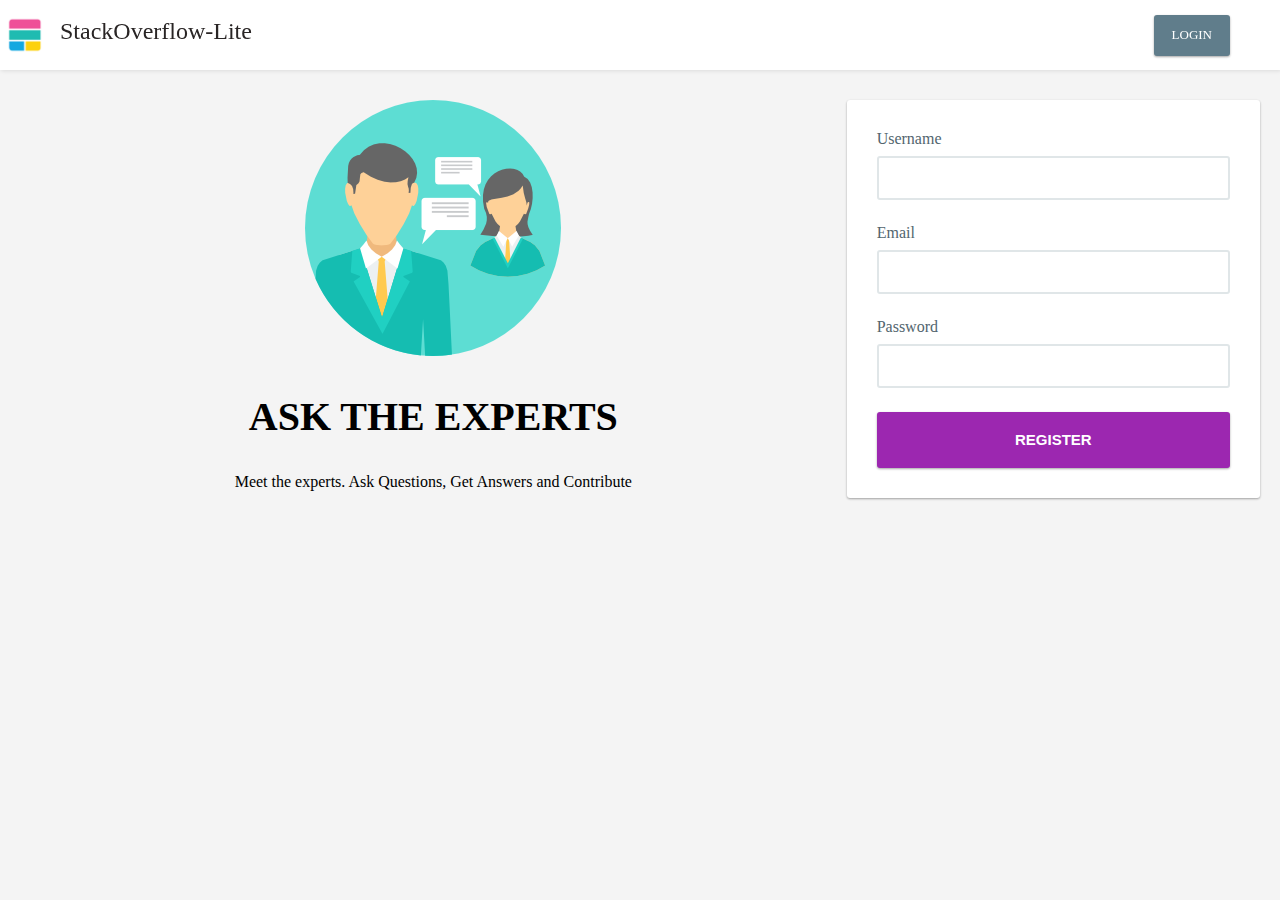
<file: UI/index.html>
<!DOCTYPE html>
<html lang="en">
    <head>
        <meta charset="UTF-8">
        <meta name="viewport" content="width=device-width, initial-scale=1.0">
        <meta http-equiv="X-UA-Compatible" content="ie=edge">
        <title>Stackoverflow Lite</title>
        <link rel="stylesheet" type="text/css" href="../UI/fonts/font-awesome-4.7.0/css/font-awesome.css">
        <link rel="stylesheet" type="text/css" href="css/styles.css">
    </head>
    <body>
        <!-- header -->
        <header class="header">
            <img src="images/logo.png" class="header__logo"/>
            <a href="javascript:;" class="header__brand_name">StackOverflow-Lite</a>
            <div class="header__auth_buttons">
                <a href="pages/login.html" class="btn bg-slate header__button">Login</a>
            </div>
        </header>

        <!-- content -->
        <div class="content">
            <div class="content__left col-8 bg-slates">
                <div class="content__description text-center">
                        <img src="images/chat.png" class="content__image"/>
                    <h2 class="content__title text-center">ASK THE EXPERTS</h2>
                    <p class="text-center"> Meet the experts. Ask Questions, Get Answers and Contribute</p>
                </div>
            </div>
            <div class="content__right col-4">
                <div class="content__right_card card">
                    <form action="pages/profile.html" class="content__register_form">
                        <div class="input-group content__input-group--padding-right">
                            <label for="register_username" class="text-slate">Username</label>
                            <input class="input" 
                                type="text"    
                                id="register_username" 
                                name="register_username" />
                        </div>

                        <div class="input-group content__input-group--padding-right">
                            <label for="register_email" class="text-slate">Email</label>
                            <input class="input" 
                                type="text"
                                id="register_email" 
                                name="register_email" />
                        </div>

                        <div class="input-group content__input-group--padding-right">
                            <label for="register_password" class="text-slate">Password</label>
                            <input class="input"
                                type="password" 
                                id="register_password" 
                                name="register_password" />
                        </div>

                        <div class="content__register-submit">
                            <button type="submit" class="content__submit_button btn bg-violet">
                                Register
                            </button>
                        </div>
                    </form>
                </div>
            </div>
        </div>

    </body>
</html>
</file>
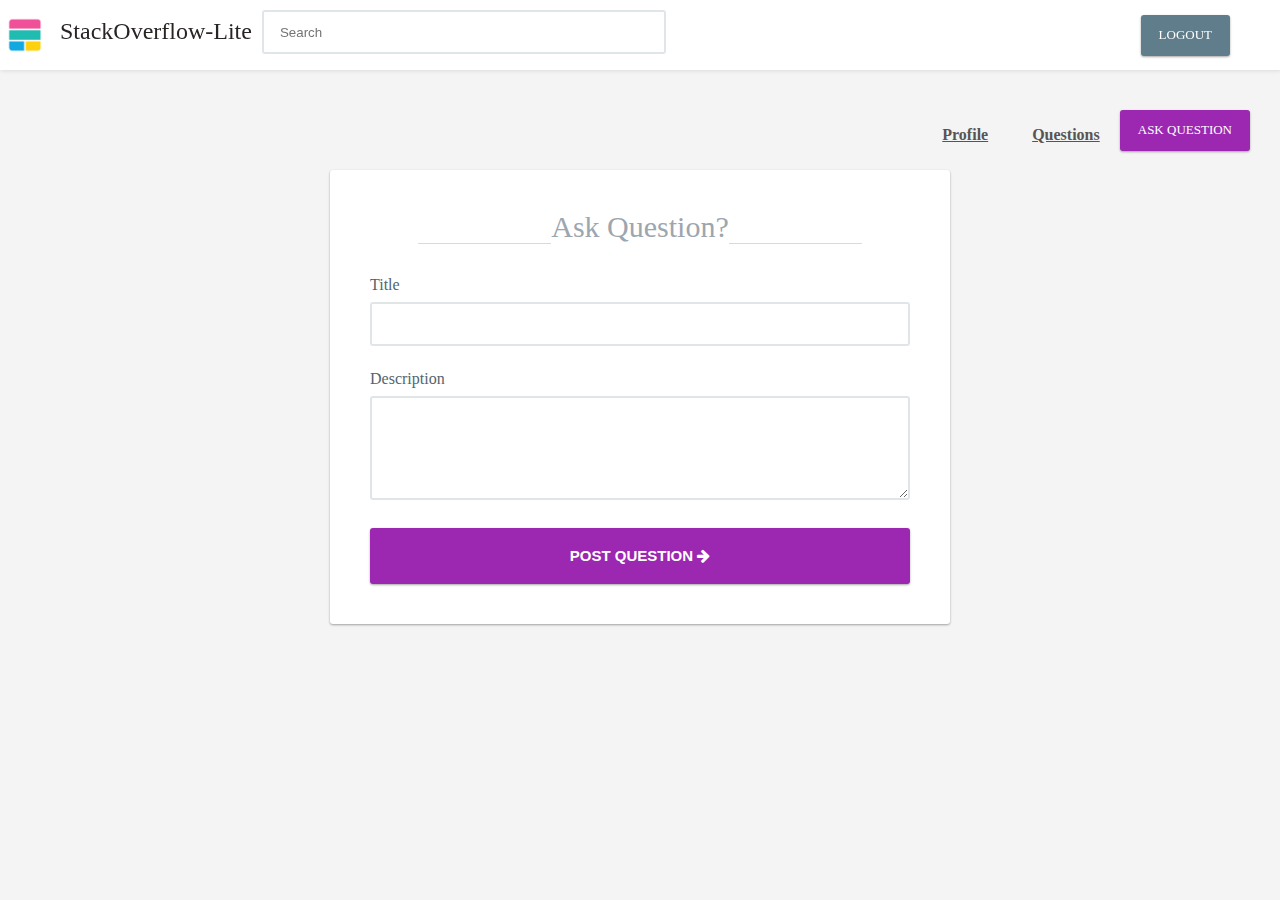
<file: UI/pages/ask_question.html>
<!DOCTYPE html>
<html lang="en">
    <head>
        <meta charset="UTF-8">
        <meta name="viewport" content="width=device-width, initial-scale=1.0">
        <meta http-equiv="X-UA-Compatible" content="ie=edge">
        <title>Stackoverflow Lite</title>
        <link rel="stylesheet" type="text/css" href="../fonts/font-awesome-4.7.0/css/font-awesome.min.css">
        <link rel="stylesheet" type="text/css" href="../css/styles.css">
    </head>
    <body>
        <!-- header -->
        <header class="header">
            <img src="../images/logo.png" class="header__logo"/>
            <a href="javascript:;" class="header__brand_name">StackOverflow-Lite</a>
            <input class="input header__search-input" 
                                type="text"    
                                id="header__search" 
                                name="header__search"
                                placeholder="Search" />
            <div class="header__auth_buttons">
                <a href="pages/login.html" class="btn bg-slate header__button">Logout</a>
            </div>
        </header>

        <!-- content -->
        <div class="content">
            <div class="content__top_bar">
                <div class="content__top_bar--right">
                <ul class="content__nav">
                    <li class="content__list"><a href="profile.html">Profile</a></li>
                    <li class="content__list"><a href="questions.html">Questions</a></li>
                </ul>
                <a href="ask_question.html" class="btn bg-violet content__question_button">Ask Question</a>
                </div>
            </div>
            <div class="content__login content__login--center col-6">
                <div class="content__login_card card">
                    <div class="content__login_title">Ask Question?</div>
                    <form class="content__form">

                        <div class="input-group content__input-group--padding-right">
                            <label for="login_email" class="text-slate">Title</label>
                            <input class="input content__login-input" 
                                type="text"
                                id="login_email" 
                                name="login_email" />
                        </div>

                        <div class="input-group content__input-group--padding-right">
                            <label for="login_password" class="text-slate">Description</label>
                            <textarea class="input content__login-input content__login-textarea"
                                type="text" 
                                id="login_password" 
                                name="login_password">
                            </textarea>
                        </div>

                        <div class="content__login-submit">
                            <button type="submit" class="content__submit_button btn bg-violet">
                                Post Question
                                <i class="fa fa-arrow-right"></i>
                            </button>
                        </div>
                    </form>
                </div>
            </div>
        </div>

    </body>
</html>
</file>
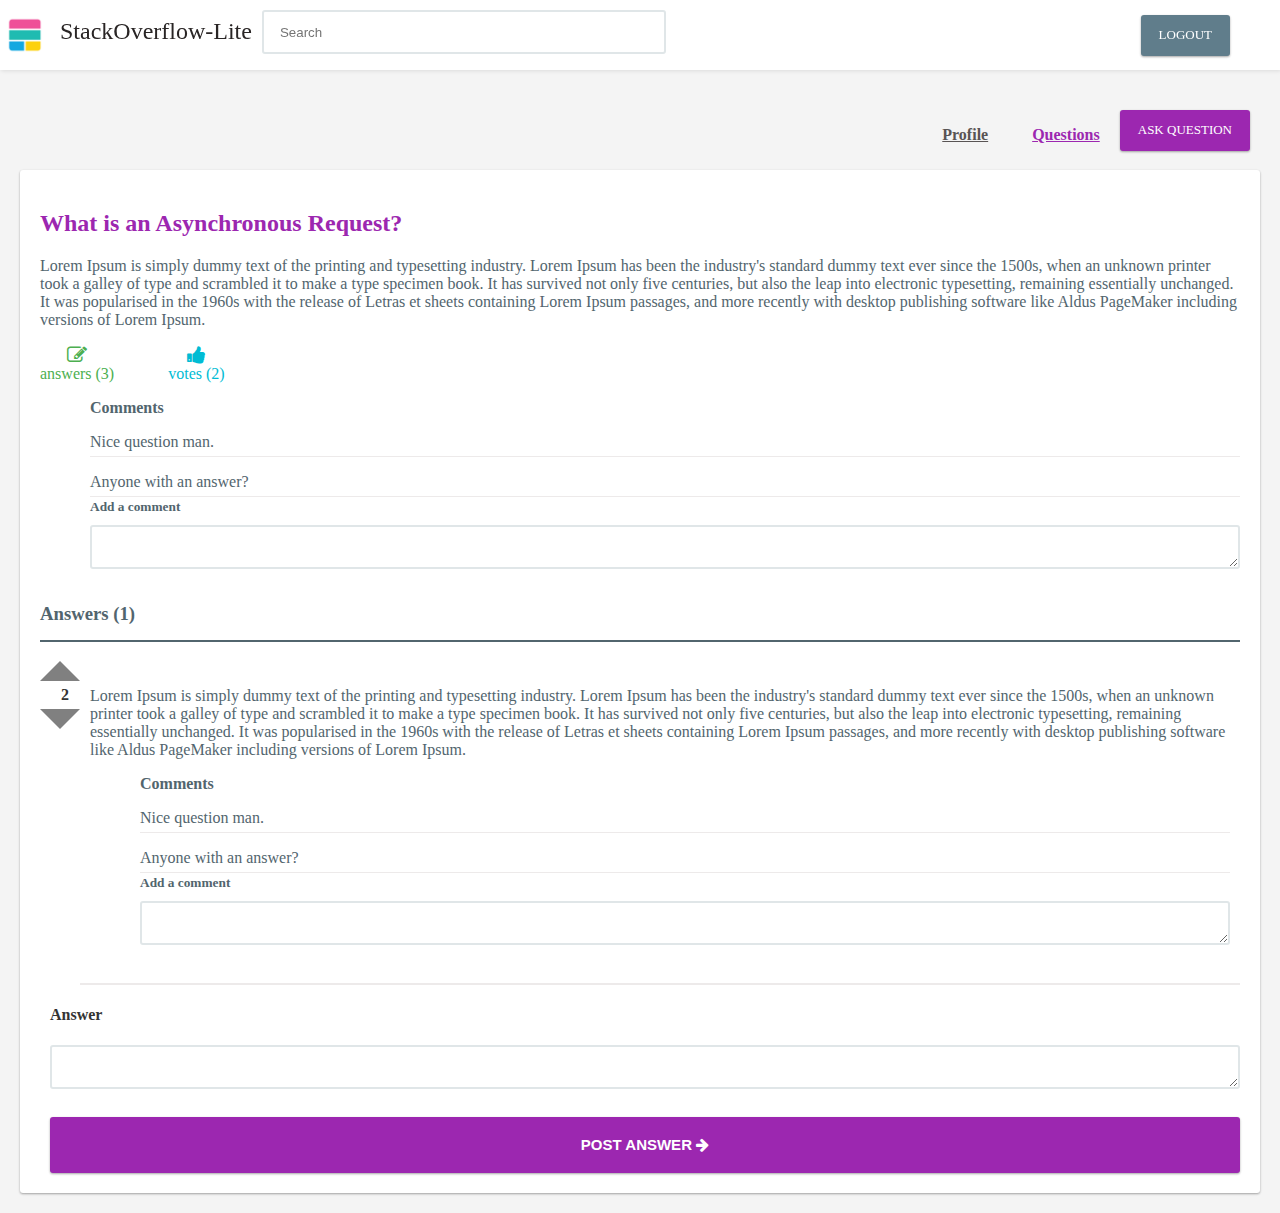
<file: UI/pages/detail.html>
<!DOCTYPE html>
<html lang="en">
    <head>
        <meta charset="UTF-8">
        <meta name="viewport" content="width=device-width, initial-scale=1.0">
        <meta http-equiv="X-UA-Compatible" content="ie=edge">
        <title>Stackoverflow Lite</title>
        <link rel="stylesheet" type="text/css" href="../fonts/font-awesome-4.7.0/css/font-awesome.min.css">
        <link rel="stylesheet" type="text/css" href="../css/styles.css">
    </head>
    <body>
        <!-- header -->
        <header class="header">
            <img src="../images/logo.png" class="header__logo"/>
            <a href="javascript:;" class="header__brand_name">StackOverflow-Lite</a>
            <input class="input header__search-input" 
                                type="text"    
                                id="header__search" 
                                name="header__search"
                                placeholder="Search" />
            <div class="header__auth_buttons">
                <a href="../pages/login.html" class="btn bg-slate header__button">Logout</a>
            </div>
        </header>

        <!-- content -->
        <div class="content">
            <div class="content__top_bar">
                <div class="content__top_bar--right">
                <ul class="content__nav">
                    <li class="content__list"><a href="profile.html">Profile</a></li>
                    <li class="content__list active"><a href="questions.html">Questions</a></li>
                </ul>
                <a href="ask_question.html" class="btn bg-violet content__question_button">Ask Question</a>
                </div>
            </div>
            <div class="content__questions card">
                <h2 class="text-violet">What is an Asynchronous Request?</h2>
                <p class="text-slate">
                    Lorem Ipsum is simply dummy text of the printing and typesetting industry. 
                    Lorem Ipsum has been the industry's standard dummy text ever since the 
                    1500s, when an unknown printer took a galley of type and scrambled it 
                    to make a type specimen book. It has survived not only five centuries,
                     but also the leap into electronic typesetting, remaining essentially 
                     unchanged. It was popularised in the 1960s with the release of Letras
                     et sheets containing Lorem Ipsum passages, and more recently with desktop
                      publishing software like Aldus PageMaker including versions of
                       Lorem Ipsum.</p>
                <div>
                    <div class="content__badge m-0">
                        <i class="fa fa-pencil-square-o  text-success"></i>
                        <span class="text-success">answers (3)</span>
                    </div>
                    <div class="content__badge">
                        <i class="fa fa-thumbs-up text-info"></i>
                        <span class="text-info">votes (2)</span>
                    </div>
                </div>
                <div class="comments ml-10 text-slate">
                    <ul class="comment__questions_ul">
                        <span class="text-bold">Comments</span>

                        <li>
                            <p class="comment__paragraph pb-5">Nice question man.</p>
                        </li>
                        <li>
                            <p class="comment__paragraph pb-5">Anyone with an answer?</p>
                        </li>

                        <span class="text-bold mt-15"><small>Add a comment</small></span>

                        <form class="comment__form mt-10">
                            <div class="input-group content__input-group--padding-right">
                                <textarea class="input comment__textarea">
                                </textarea>
                            </div>
                        </form>
                    </ul>
                    
                </div>
                <h3 class="text-slate mt-30 pb-15">Answers (1)</h3>
                <!-- answers -->
                <div class="answers">
                    <div class="left">
                        <div class="answer__item_vote pull-left">
                            <div class="arrow-up"></div>
                            <div class="text-center text-bold p-5"> 2 </div>
                            <div class="arrow-down"></div>
                        </div>
                    </div>
                    <div class="right">
                        <ul class="content__questions_ul">
                            <li>
                                <div class="content__questions_li_question">
                                    <p class="text-slate">
                                        Lorem Ipsum is simply dummy text of the printing and typesetting industry. 
                                        Lorem Ipsum has been the industry's standard dummy text ever since the 
                                        1500s, when an unknown printer took a galley of type and scrambled it 
                                        to make a type specimen book. It has survived not only five centuries,
                                            but also the leap into electronic typesetting, remaining essentially 
                                            unchanged. It was popularised in the 1960s with the release of Letras
                                            et sheets containing Lorem Ipsum passages, and more recently with desktop
                                            publishing software like Aldus PageMaker including versions of
                                            Lorem Ipsum.
                                    </p>
                                    <div class="comments ml-10 text-slate">
                                        <ul class="comment__questions_ul">
                                            <span class="text-bold">Comments</span>
                    
                                            <li>
                                                <p class="comment__paragraph pb-5">Nice question man.</p>
                                            </li>
                                            <li>
                                                <p class="comment__paragraph pb-5">Anyone with an answer?</p>
                                            </li>
                    
                                            <span class="text-bold mt-15"><small>Add a comment</small></span>
                    
                                            <form class="comment__form mt-10">
                                                <div class="input-group content__input-group--padding-right">
                                                    <textarea class="input comment__textarea">
                                                    </textarea>
                                                </div>
                                            </form>
                                        </ul>
                                        
                                    </div>

                                </div>
                            </li>
                        </ul>
                    </div>
                </div>
                <!-- answers -->

                <form class="answer__form ml-10">
                    <h4>Answer</h4>
                    <div class="input-group content__input-group--padding-right">
                        <textarea class="input comment__textarea">
                        </textarea>
                    </div>
                    <div class="content__login-submit">
                        <button type="submit" class="content__submit_button btn bg-violet">
                            Post Answer
                            <i class="fa fa-arrow-right"></i>
                        </button>
                    </div>
                </form>
            </div>
        </div>

    </body>
</html>
</file>
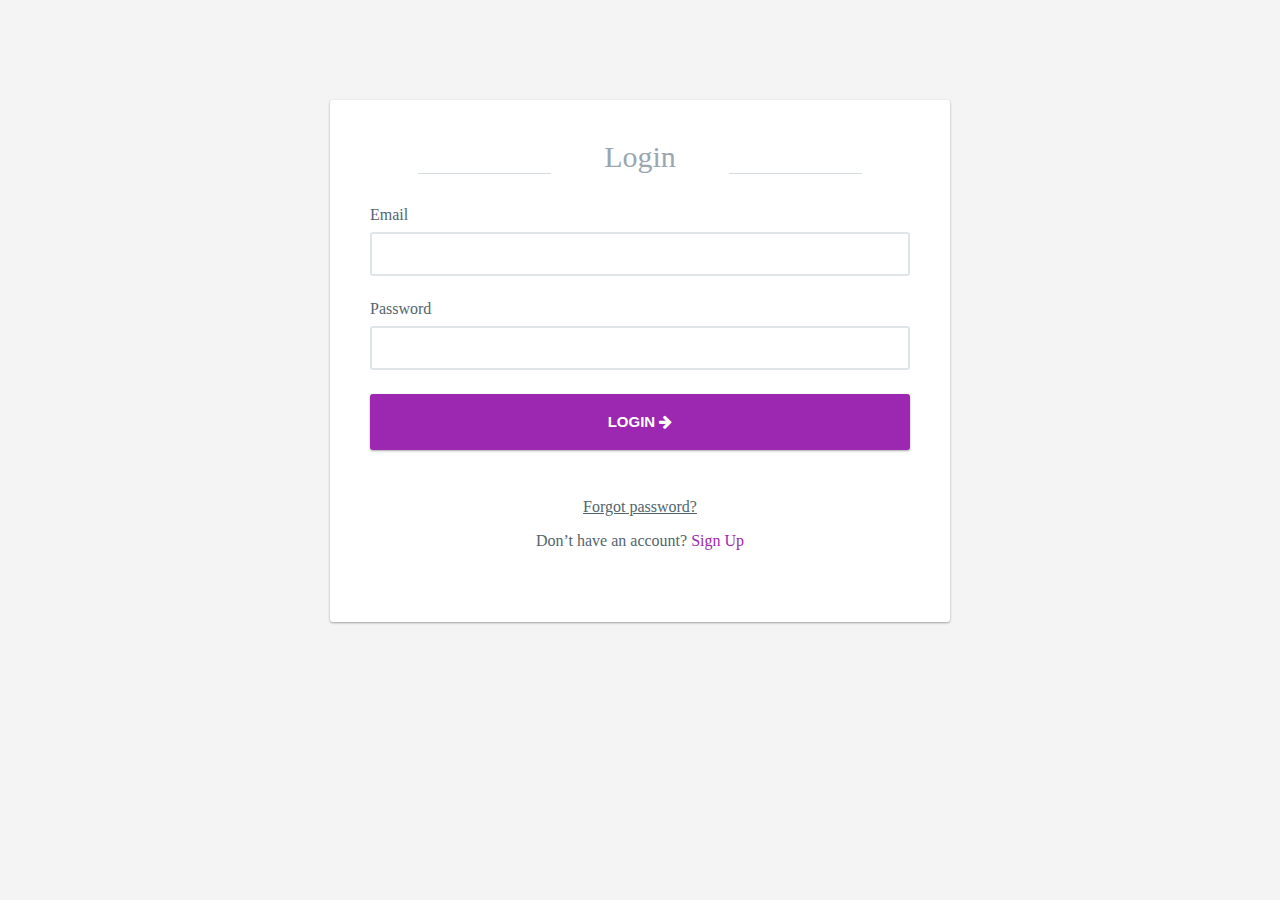
<file: UI/pages/login.html>
<!DOCTYPE html>
<html lang="en">
    <head>
        <meta charset="UTF-8">
        <meta name="viewport" content="width=device-width, initial-scale=1.0">
        <meta http-equiv="X-UA-Compatible" content="ie=edge">
        <title>Stackoverflow Lite</title>
        <link rel="stylesheet" type="text/css" href="../fonts/font-awesome-4.7.0/css/font-awesome.min.css">
        <link rel="stylesheet" type="text/css" href="../css/styles.css">
    </head>
    <body>
        <!-- content -->
        <div class="content">
            <div class="content__login content__login--center col-6">
                <div class="content__login_card card">
                    <div class="content__login_title">Login</div>
                    <form action="profile.html" class="content__form">

                        <div class="input-group content__input-group--padding-right">
                            <label for="login_email" class="text-slate">Email</label>
                            <input class="input" 
                                type="text"
                                id="login_email" 
                                name="login_email" />
                        </div>

                        <div class="input-group content__input-group--padding-right">
                            <label for="login_password" class="text-slate">Password</label>
                            <input class="input"
                                type="password" 
                                id="login_password" 
                                name="login_password" />
                        </div>

                        <div class="content__login-submit">
                            <button type="submit" class="content__submit_button btn bg-violet">
                                Login
                                <i class="fa fa-arrow-right"></i>
                            </button>
                        </div>
                    </form>
                    <p class="content__forgot-helper-link">
                        <a href="javascript:;">
                            Forgot password?
                        </a>
                    </p>
                    <p class="content__signup-helper-link">Don’t have an account? 
                        <a href="../index.html" class="text-violet">Sign Up</a></p>
                </div>
            </div>
        </div>

    </body>
</html>
</file>
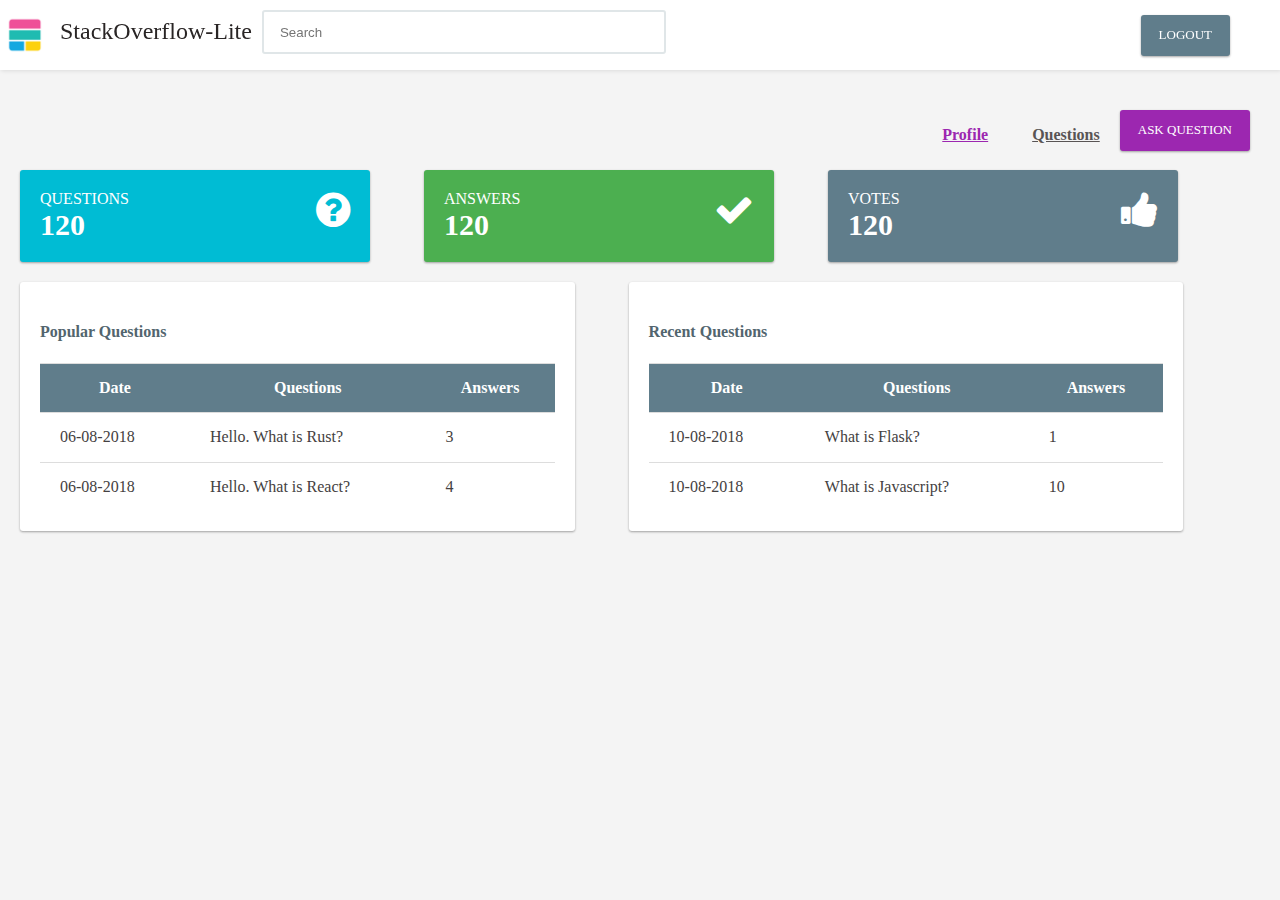
<file: UI/pages/profile.html>
<!DOCTYPE html>
<html lang="en">
    <head>
        <meta charset="UTF-8">
        <meta name="viewport" content="width=device-width, initial-scale=1.0">
        <meta http-equiv="X-UA-Compatible" content="ie=edge">
        <title>Stackoverflow Lite</title>
        <link rel="stylesheet" type="text/css" href="../fonts/font-awesome-4.7.0/css/font-awesome.min.css">
        <link rel="stylesheet" type="text/css" href="../css/styles.css">
    </head>
    <body>
        <!-- header -->
        <header class="header">
            <img src="../images/logo.png" class="header__logo"/>
            <a href="javascript:;" class="header__brand_name">StackOverflow-Lite</a>
            <input class="input header__search-input" 
                                type="text"    
                                id="header__search" 
                                name="header__search"
                                placeholder="Search" />
            <div class="header__auth_buttons">
                <a href="../pages/login.html" class="btn bg-slate header__button">Logout</a>
            </div>
        </header>

        <!-- content -->
        <div class="content">
            <div class="content__top_bar">
                <div class="content__top_bar--right">
                <ul class="content__nav">
                    <li class="content__list active"><a href="profile.html">Profile</a></li>
                    <li class="content__list"><a href="questions.html">Questions</a></li>
                </ul>
                <a href="ask_question.html" class="btn bg-violet content__question_button">Ask Question</a>
                </div>
            </div>
            <div class="card statistic__card bg-info text-white">
                <div>
                    <span>QUESTIONS</span>
                    <span class="statistic__card_value">120</span>
                </div>
                <i class="fa fa-question-circle"></i>
            </div>
            <div class="card statistic__card bg-success text-white">
                <div>
                    <span>ANSWERS</span>
                    <span class="statistic__card_value">120</span>
                </div>
                <i class="fa fa-check"></i>
            </div>
            <div class="card statistic__card bg-slate text-white">
                <div>
                    <span>VOTES</span>
                    <span class="statistic__card_value">120</span>
                </div>
                <i class="fa fa-thumbs-up "></i>
            </div>
            <div class="content__tables">
                <div class="card table__card bg-white text-slate">
                    <h4>Popular Questions</h4>
                    <table>
                        <thead class="bg-slate">
                            <tr>
                                <th>Date</th>
                                <th>Questions</th>
                                <th>Answers</th>
                            </tr>
                        </thead>
                        <tbody>
                            <tr>
                                <td>06-08-2018</td>
                                <td>Hello. What is Rust?</td>
                                <td>3</td>
                            </tr>
                            <tr>
                                <td>06-08-2018</td>
                                <td>Hello. What is React?</td>
                                <td>4</td>
                            </tr>
                        </tbody>
                    </table>
                </div>
                <div class="card table__card bg-white text-slate">
                    <h4>Recent Questions</h4>
                    <table>
                        <thead class="bg-slate">
                            <tr>
                                <th>Date</th>
                                <th>Questions</th>
                                <th>Answers</th>
                            </tr>
                        </thead>
                        <tbody>
                            <tr>
                                <td>10-08-2018</td>
                                <td>What is Flask?</td>
                                <td>1</td>
                            </tr>
                            <tr>
                                <td>10-08-2018</td>
                                <td>What is Javascript?</td>
                                <td>10</td>
                            </tr>
                        </tbody>
                    </table>
                </div>
            </div>
        </div>
    </body>
</html>
</file>
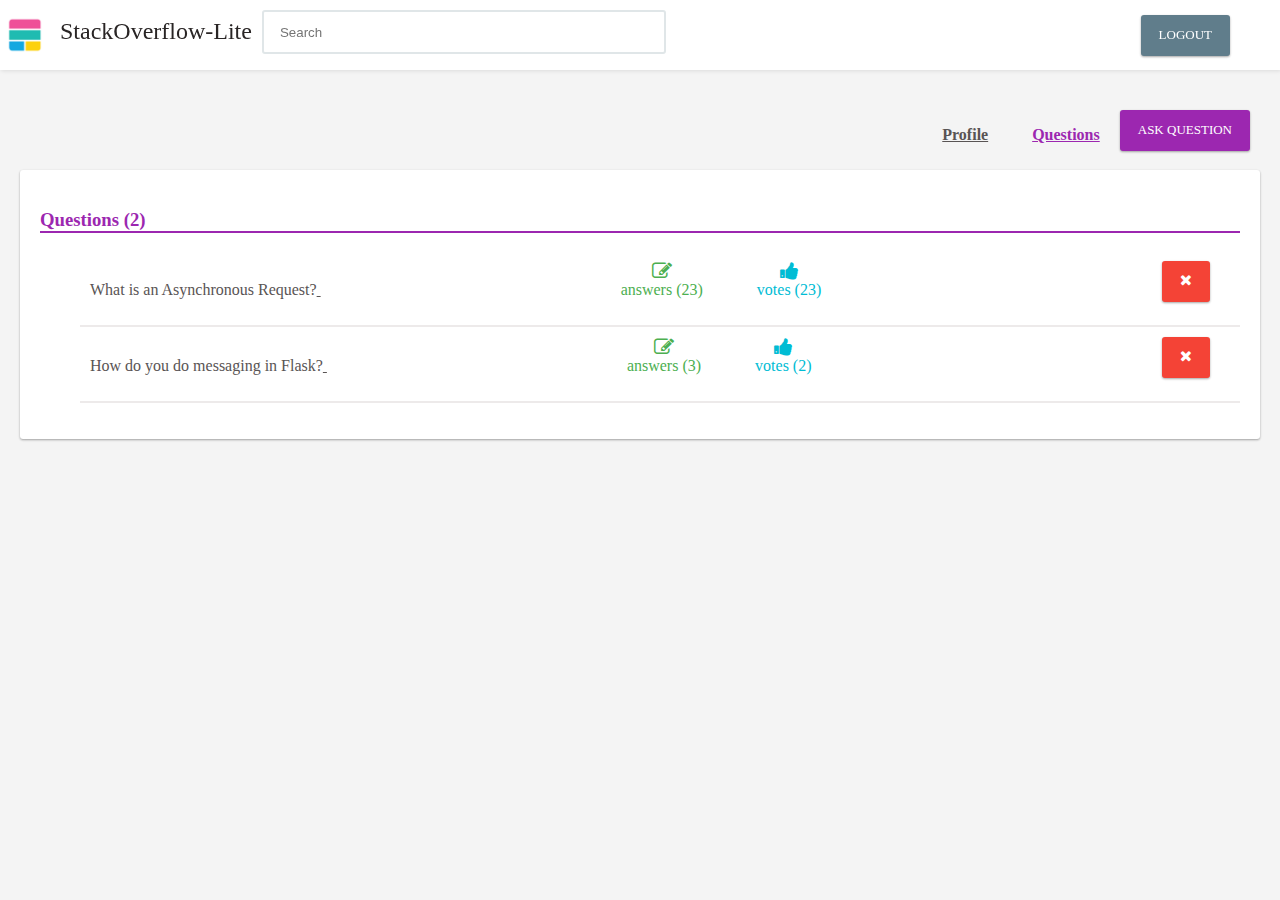
<file: UI/pages/questions.html>
<!DOCTYPE html>
<html lang="en">
    <head>
        <meta charset="UTF-8">
        <meta name="viewport" content="width=device-width, initial-scale=1.0">
        <meta http-equiv="X-UA-Compatible" content="ie=edge">
        <title>Stackoverflow Lite</title>
        <link rel="stylesheet" type="text/css" href="../fonts/font-awesome-4.7.0/css/font-awesome.min.css">
        <link rel="stylesheet" type="text/css" href="../css/styles.css">
    </head>
    <body>
        <!-- header -->
        <header class="header">
            <img src="../images/logo.png" class="header__logo"/>
            <a href="javascript:;" class="header__brand_name">StackOverflow-Lite</a>
            <input class="input header__search-input" 
                                type="text"    
                                id="header__search" 
                                name="header__search"
                                placeholder="Search" />
            <div class="header__auth_buttons">
                <a href="../pages/login.html" class="btn bg-slate header__button">Logout</a>
            </div>
        </header>

        <!-- content -->
        <div class="content">
            <div class="content__top_bar">
                <div class="content__top_bar--right">
                <ul class="content__nav">
                    <li class="content__list"><a href="profile.html">Profile</a></li>
                    <li class="content__list active"><a href="questions.html">Questions</a></li>
                </ul>
                <a href="ask_question.html" class="btn bg-violet content__question_button">Ask Question</a>
                </div>
            </div>
            <div class="content__questions card">
                <h3 class="text-violet">Questions (2)</h3>
                <ul class="content__questions_ul">
                    <li>
                        <div class="content__questions_li_question">
                            <a class="pt-20 pr-20 pb-20" href="detail.html">
                                <p>What is an Asynchronous Request?</p>
                            </a>
                            <div class="content__badges">
                                <div class="content__badge">
                                    <i class="fa fa-pencil-square-o  text-success"></i>
                                    <span class="text-success">answers (23)</span>
                                </div>
                                <div class="content__badge">
                                    <i class="fa fa-thumbs-up text-info"></i>
                                    <span class="text-info">votes (23)</span>
                                </div>
                            </div>
                            <button class="btn bg-danger"><i class="fa fa-times"></i></button>
                        </div>
                    </li>
                    <li>
                        <div class="content__questions_li_question">
                            <a class="pt-20 pr-20 pb-20" href="detail.html">
                                <p>How do you do messaging in Flask?</p>
                            </a>
                            <div class="content__badges">
                                <div class="content__badge">
                                    <i class="fa fa-pencil-square-o  text-success"></i>
                                    <span class="text-success">answers (3)</span>
                                </div>
                                <div class="content__badge">
                                    <i class="fa fa-thumbs-up text-info"></i>
                                    <span class="text-info">votes (2)</span>
                                </div>
                            </div>
                            <button class="btn bg-danger"><i class="fa fa-times"></i></button>
                        </div>
                    </li>
                </ul>
            </div>
        </div>

    </body>
</html>
</file>
<file: UI/css/styles.css>
@import 'colors.css';
@import 'grid.css';
@import 'components.css';
@import 'helpers.css';


body {
  margin: 0;
  font-family: 'Averta', serif;
  background-color: #f4f4f4;
}
  
a {
  color: #595454;
  outline: 0;
}
  
  /* header */
.header {
  background-color: #fff;
  box-shadow: 1px 1px 4px 0 rgba(0,0,0,.1);
  position: fixed;
  width: 100%;
  z-index: 3;
  top:0;
}
  
.header__logo {
  width: 50px;
  height: 50px;
  display: block;
  float: left;
  padding: 10px 0px;
}

.header__brand_name {
  display: block;
  float: left;
  font-size: 1.5em;
  color: #292525;
  padding: 18px 0px;
  text-decoration: none;
}

.header__auth_buttons {
  float: right;
  padding:15px 30px 0px 0px;
}
.header__button {
  margin: 0 20px;
  text-decoration: none;
}
.header__search-input{
  width: 30%;
  margin-top: 10px;
}
.header__search-input:active, .header__search-input:focus {
  border-color: #D574E6;
}


/* content */
.content {
  margin-top: 100px;
  padding: 0 20px;
}

.content__right_card { padding: 30px }

.content__title { font-size: 40px }

.content__submit_button {
  width: 100%;
  padding: 15px;
  font-size: 15px;
  font-weight: bold;
}

.content__login--center {
  margin-left: 25%;
}

.content__login_card {
  padding: 40px;
}

.content__forgot-helper-link {
  display: block;
  padding-top: 32px;
  text-align: center;
}
.content__forgot-helper-link a {
  color: #52656E;
}

.content__signup-helper-link {
  color: #52656E;
  margin-bottom: 32px !important;
  margin-top: 16px;
  margin-left: auto;
  margin-right: auto;
  text-align: center;
  width: 100%;
}

.content__signup-helper-link a {
  background-color: transparent;
  cursor: pointer;
  font-weight: 500;
  text-decoration: none;
  transition: color .3s;
}
.content__forgot-helper-link a:hover, 
.content__forgot-helper-link a:focus,
.content__signup-helper-link a:hover, 
.content__signup-helper-link a:focus {
  outline: 0;
}

.content__input-group--padding-right {padding-right: 20px;}

.content__login_title {
  margin-left: 48px;
  margin-right: 48px;
  font-size: 30px;
  color: #9ca6af;
  padding-bottom: 32px;
  position: relative;
  text-align: center;
}

.content__login_title::after, .content__login_title::before {
  border-top: 1px solid #d5dce0;
  content: "";
  height: 1px;
  left: 0;
  position: absolute;
  top: 50%;
  width: 30%;
  z-index: 0;
}

.content__login_title::before {
  left: auto;
  right: 0;

}

/* profile.html content */
.content__top_bar { height: 50px; padding: 10px; }
.content__top_bar--right { float:right }
.content__nav, .content__list { display: inline-block }
.content__list { padding: 0 20px }
.content__list.active a{ color: #9C27B0 }
.content__list a { font-weight: bold }
.content__list a:active, .content__list a:focus { outline: 0 }
.content__question_button { float: right }
.statistic__card{ 
  width: 25%; 
  margin-right: 50px;
  display: inline-block;
}
.statistic__card div { display: inline-block }
.statistic__card div span{ display: block }
.statistic__card_value{
  font-size: 30px;
  font-weight: bold;
}
.statistic__card i{ 
  font-size: 40px;
  float: right;
}
.table__card{
  width: 41.5%; 
  margin-right: 50px;
  display: inline-block;
}
.table__card table{
  width: 100%;
  border-collapse: collapse;
  border-spacing: 0;
  color: #444141;
}
.table__card table th, .table__card table td {
  padding: 12px 20px;
  line-height: 1.5384616;
  vertical-align: top;
  border-top: 1px solid #ddd;
}
/* ask_question.html content */
.content__login-textarea { height:100px }

/* questions.html */
.content__questions_ul { list-style: none }
.content__questions h3 { border-bottom: 2px solid }
.content__questions_li_question { border-bottom: 2px solid #edeaea; padding: 10px }
.content__questions_li_question p { display: inline-block }
.content__questions_li_question button { float: right; margin-right: 20px; }
.content__questions_li_question button i { font-size:15px }

.content__badges{ 
  padding-left: 230px;
  display: inline-block;
 }
.content__badge {
  display: inline-block;
  text-align: center;
  text-align: center;
  margin-left: 50px;
}
.content__badge i{ display: block; font-size: 20px; }

/* question's detail.html */
.answer__item_vote {
  height: 100%;
  width: 50px;
}
.arrow-up {
  width: 0;
  height: 0;
  border-left: 20px solid transparent;
  border-right: 20px solid transparent;
  border-bottom: 20px solid grey;
}

.arrow-down {
  width: 0;
  height: 0;
  border-left: 20px solid transparent;
  border-right: 20px solid transparent;
  border-top: 20px solid grey;
}

.comment__questions_ul { list-style: none }
.comment__questions_ul li { height: 40px }
.comment__paragraph { 
  display: inline-block;
  border-bottom: 1px solid #edeaea;
  width: 100%;
 }
 .comment__textare {height: 50px;}

/* 48em = 768px */

@media (min-width: 48em) {
  .header__brand_name {
    padding: 18px 10px;
  }
}
</file>
